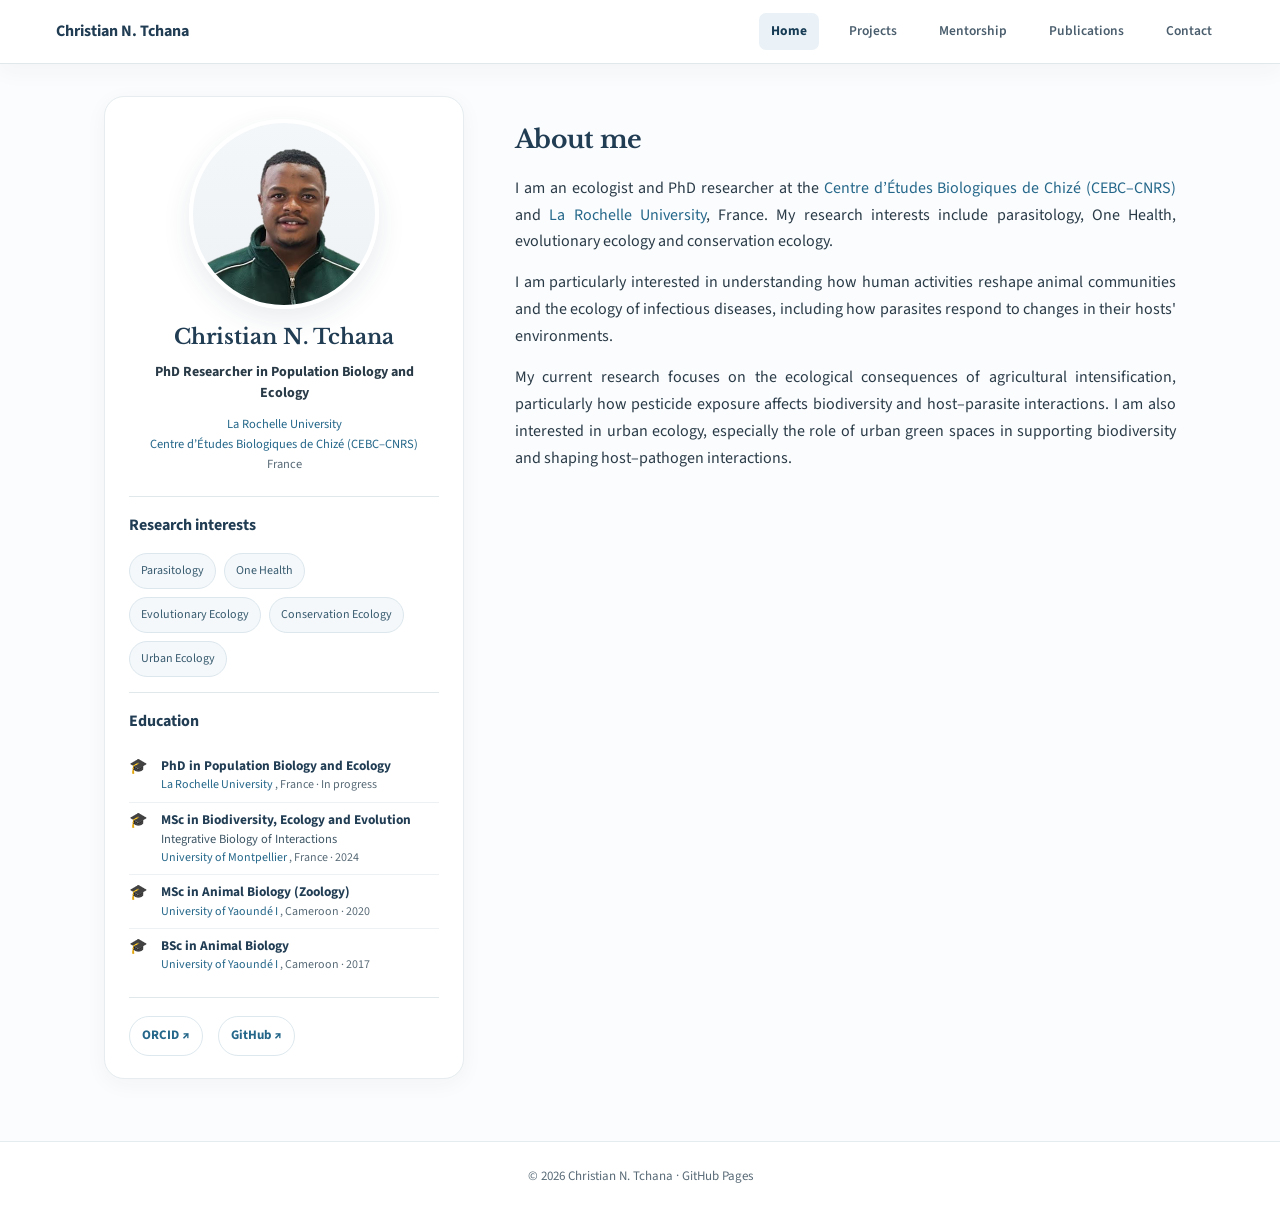
<file: index.html>
<!DOCTYPE html>

<html lang="en">
<head>
<meta charset="utf-8"/>
<meta content="width=device-width,initial-scale=1" name="viewport"/>
<meta content="Christian N. Tchana — ecologist and PhD researcher at La Rochelle University and CEBC–CNRS. Research in avian ecology, host–parasite interactions, biodiversity conservation and ecotoxicology." name="description"/>
<title>
   Christian N. Tchana | Research
  </title>
<link href="https://fonts.googleapis.com" rel="preconnect"/>
<link crossorigin="" href="https://fonts.gstatic.com" rel="preconnect"/>
<link href="https://fonts.googleapis.com/css2?family=Source+Sans+3:wght@400;500;600;700&amp;family=Libre+Baskerville:wght@400;700&amp;display=swap" rel="stylesheet"/>
<link href="style.css" rel="stylesheet"/>
</head>
<body>
<header class="top">
<div class="top-inner">
<a class="brand" href="index.html">
     Christian N. Tchana
    </a>
<nav aria-label="Main navigation">
<a aria-current="page" class="active" href="index.html">
      Home
     </a>
<a class="" href="projects.html">
      Projects
     </a>
<a class="" href="mentorship.html">Mentorship</a>
<a class="" href="publications.html">
      Publications
     </a>
<a class="" href="contact.html">
      Contact
     </a>
</nav>
</div>
</header>
<div class="layout layout-home">
<aside aria-label="Researcher profile" class="sidebar">
<div class="portrait">
<img alt="Portrait photograph of Christian N. Tchana" src="profile.png"/>
</div>
<h1>
     Christian N. Tchana
    </h1>
<p class="role">
     PhD Researcher in Population Biology and Ecology
    </p>
<p class="affiliation">
<span>
<a href="https://www.univ-larochelle.fr/" rel="noopener noreferrer" target="_blank">
       La Rochelle University
      </a>
</span>
<span>
<a href="https://www.cebc.cnrs.fr/" rel="noopener noreferrer" target="_blank">
       Centre d’Études Biologiques de Chizé (CEBC–CNRS)
      </a>
</span>
<span>
      France
     </span>
</p>
<div class="aside-section">
<h2>
      Research interests
     </h2>
<div class="keywords"><span>Parasitology</span><span>One Health</span><span>Evolutionary Ecology</span><span>Conservation Ecology</span><span>Urban Ecology</span></div>
</div>
<div class="aside-section">
<h2>
      Education
     </h2>
<ol class="education">
<li>
<span aria-hidden="true" class="edu-icon">
        🎓
       </span>
<div class="edu-text">
<strong>
         PhD in Population Biology and Ecology
        </strong>
<div class="edu-place">
<a href="https://www.univ-larochelle.fr/" rel="noopener noreferrer" target="_blank">
          La Rochelle University
         </a>
         , France ·
         <span>
          In progress
         </span>
</div>
</div>
</li>
<li>
<span aria-hidden="true" class="edu-icon">
        🎓
       </span>
<div class="edu-text">
<strong>
         MSc in Biodiversity, Ecology and Evolution
        </strong>
<span class="edu-specialty">
         Integrative Biology of Interactions
        </span>
<div class="edu-place">
<a href="https://www.umontpellier.fr/en/" rel="noopener noreferrer" target="_blank">
          University of Montpellier
         </a>
         , France ·
         <span>
          2024
         </span>
</div>
</div>
</li>
<li>
<span aria-hidden="true" class="edu-icon">
        🎓
       </span>
<div class="edu-text">
<strong>
         MSc in Animal Biology (Zoology)
        </strong>
<div class="edu-place">
<a href="https://uy1.uninet.cm/" rel="noopener noreferrer" target="_blank">
          University of Yaoundé I
         </a>
         , Cameroon ·
         <span>
          2020
         </span>
</div>
</div>
</li>
<li>
<span aria-hidden="true" class="edu-icon">
        🎓
       </span>
<div class="edu-text">
<strong>
         BSc in Animal Biology
        </strong>
<div class="edu-place">
<a href="https://uy1.uninet.cm/" rel="noopener noreferrer" target="_blank">
          University of Yaoundé I
         </a>
         , Cameroon ·
         <span>
          2017
         </span>
</div>
</div>
</li>
</ol>
</div>
<div class="profile-links">
<a href="https://orcid.org/0009-0006-7084-1261" rel="noopener noreferrer" target="_blank">
      ORCID ↗
     </a>
<a href="https://github.com/Christian-N-Tchana" rel="noopener noreferrer" target="_blank">
      GitHub ↗
     </a>
</div>
</aside>
<main class="page-content">
<section class="homepage-intro" id="about"><h2>About me</h2>
<p>I am an ecologist and PhD researcher at the <a href="https://www.cebc.cnrs.fr/" rel="noopener noreferrer" target="_blank">Centre d’Études Biologiques de Chizé (CEBC–CNRS)</a> and <a href="https://www.univ-larochelle.fr/" rel="noopener noreferrer" target="_blank">La Rochelle University</a>, France. My research interests include parasitology, One Health, evolutionary ecology and conservation ecology.</p>
<p>I am particularly interested in understanding how human activities reshape animal communities and the ecology of infectious diseases, including how parasites respond to changes in their hosts' environments.</p>
<p>My current research focuses on the ecological consequences of agricultural intensification, particularly how pesticide exposure affects biodiversity and host–parasite interactions. I am also interested in urban ecology, especially the role of urban green spaces in supporting biodiversity and shaping host–pathogen interactions.</p></section>
</main>
</div>
<footer>
   © 2026 Christian N. Tchana · GitHub Pages
  </footer>
</body>
</html>
</file>
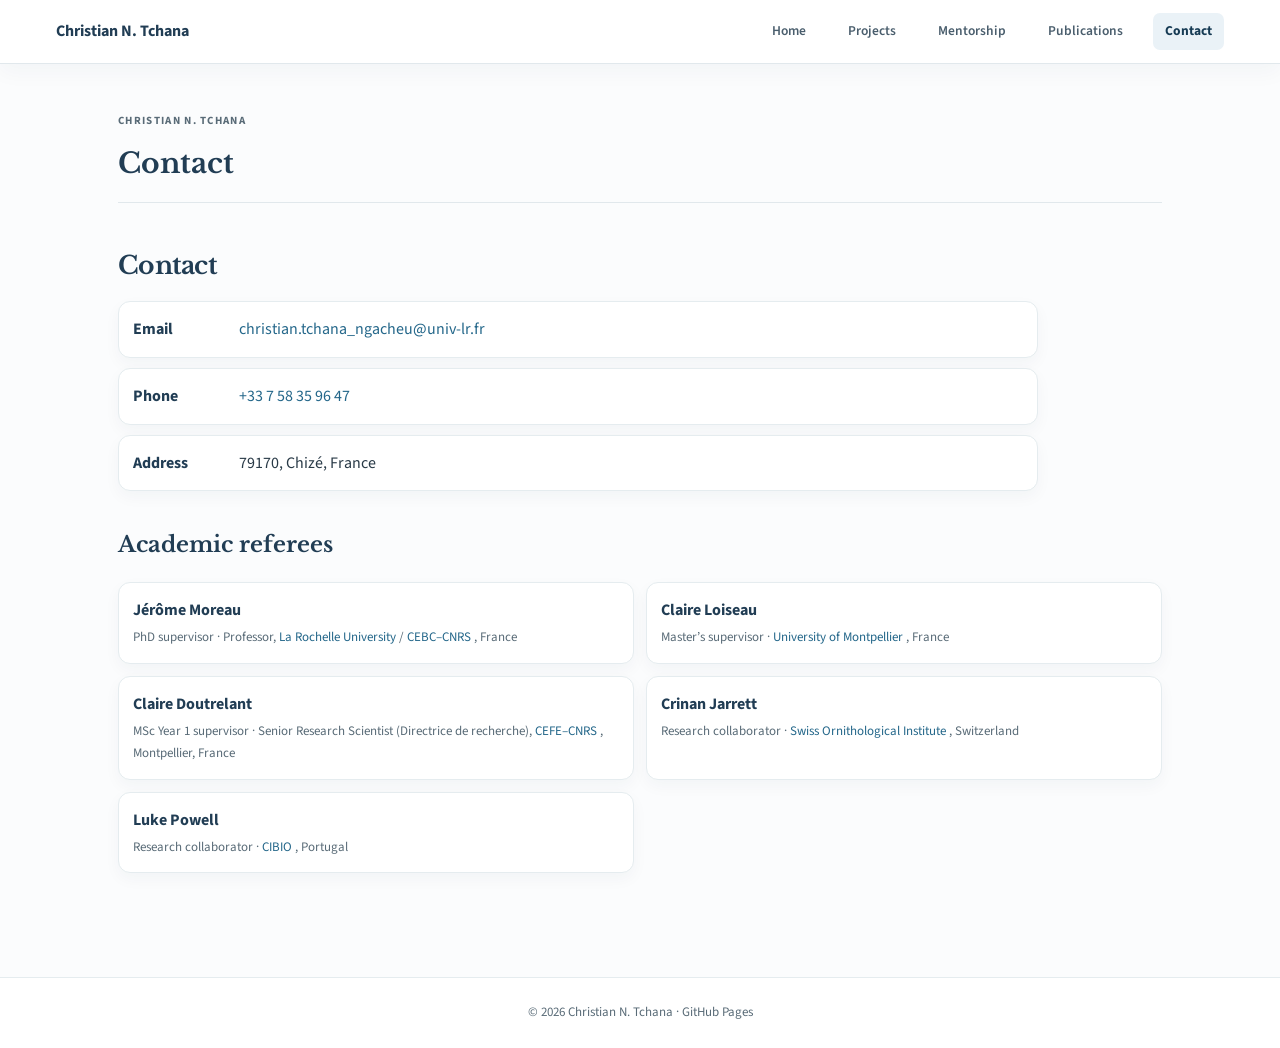
<file: contact.html>
<!DOCTYPE html>

<html lang="en">
<head>
<meta charset="utf-8"/>
<meta content="width=device-width,initial-scale=1" name="viewport"/>
<meta content="Christian N. Tchana — ecologist and PhD researcher at La Rochelle University and CEBC–CNRS. Research in avian ecology, host–parasite interactions, biodiversity conservation and ecotoxicology." name="description"/>
<title>
   Christian N. Tchana | Research
  </title>
<link href="https://fonts.googleapis.com" rel="preconnect"/>
<link crossorigin="" href="https://fonts.gstatic.com" rel="preconnect"/>
<link href="https://fonts.googleapis.com/css2?family=Source+Sans+3:wght@400;500;600;700&amp;family=Libre+Baskerville:wght@400;700&amp;display=swap" rel="stylesheet"/>
<link href="style.css" rel="stylesheet"/>
</head>
<body>
<header class="top">
<div class="top-inner">
<a class="brand" href="index.html">
     Christian N. Tchana
    </a>
<nav aria-label="Main navigation">
<a class="" href="index.html">
      Home
     </a>
<a class="" href="projects.html">
      Projects
     </a>
<a class="" href="mentorship.html">Mentorship</a>
<a class="" href="publications.html">
      Publications
     </a>
<a aria-current="page" class="active" href="contact.html">
      Contact
     </a>
</nav>
</div>
</header>
<div class="layout layout-inner">
<main class="page-content page-content-wide">
<div class="page-heading">
<span class="section-kicker">
      CHRISTIAN N. TCHANA
     </span>
<h1>
      Contact
     </h1>
</div>
<section id="contact">
<h2>
      Contact
     </h2>
<div class="contact-list">
<div>
<strong>
        Email
       </strong>
<a href="mailto:christian.tchana_ngacheu@univ-lr.fr">
        christian.tchana_ngacheu@univ-lr.fr
       </a>
</div>
<div>
<strong>
        Phone
       </strong>
<a href="tel:+33758359647">
        +33 7 58 35 96 47
       </a>
</div>
<div>
<strong>
        Address
       </strong>
<span>
        79170, Chizé, France
       </span>
</div>
</div>
<h3 class="ref-heading">
      Academic referees
     </h3>
<div class="ref-grid">
<div>
<strong>
        Jérôme Moreau
       </strong>
<span>
        PhD supervisor · Professor,
        <a href="https://www.univ-larochelle.fr/" rel="noopener noreferrer" target="_blank">
         La Rochelle University
        </a>
        /
        <a href="https://www.cebc.cnrs.fr/" rel="noopener noreferrer" target="_blank">
         CEBC–CNRS
        </a>
        , France
       </span>
</div>
<div>
<strong>
        Claire Loiseau
       </strong>
<span>
        Master’s supervisor ·
        <a href="https://www.umontpellier.fr/en/" rel="noopener noreferrer" target="_blank">
         University of Montpellier
        </a>
        , France
       </span>
</div>
<div>
<strong>
        Claire Doutrelant
       </strong>
<span>
        MSc Year 1 supervisor · Senior Research Scientist (Directrice de recherche),
        <a href="https://www.cefe.cnrs.fr/" rel="noopener noreferrer" target="_blank">
         CEFE–CNRS
        </a>
        , Montpellier, France
       </span>
</div>
<div>
<strong>
        Crinan Jarrett
       </strong>
<span>
        Research collaborator ·
        <a href="https://www.vogelwarte.ch/en/" rel="noopener noreferrer" target="_blank">
         Swiss Ornithological Institute
        </a>
        , Switzerland
       </span>
</div>
<div>
<strong>
        Luke Powell
       </strong>
<span>
        Research collaborator ·
        <a href="https://www.cibio.up.pt/" rel="noopener noreferrer" target="_blank">
         CIBIO
        </a>
        , Portugal
       </span>
</div>
</div>
</section>
</main>
</div>
<footer>
   © 2026 Christian N. Tchana · GitHub Pages
  </footer>
</body>
</html>
</file>
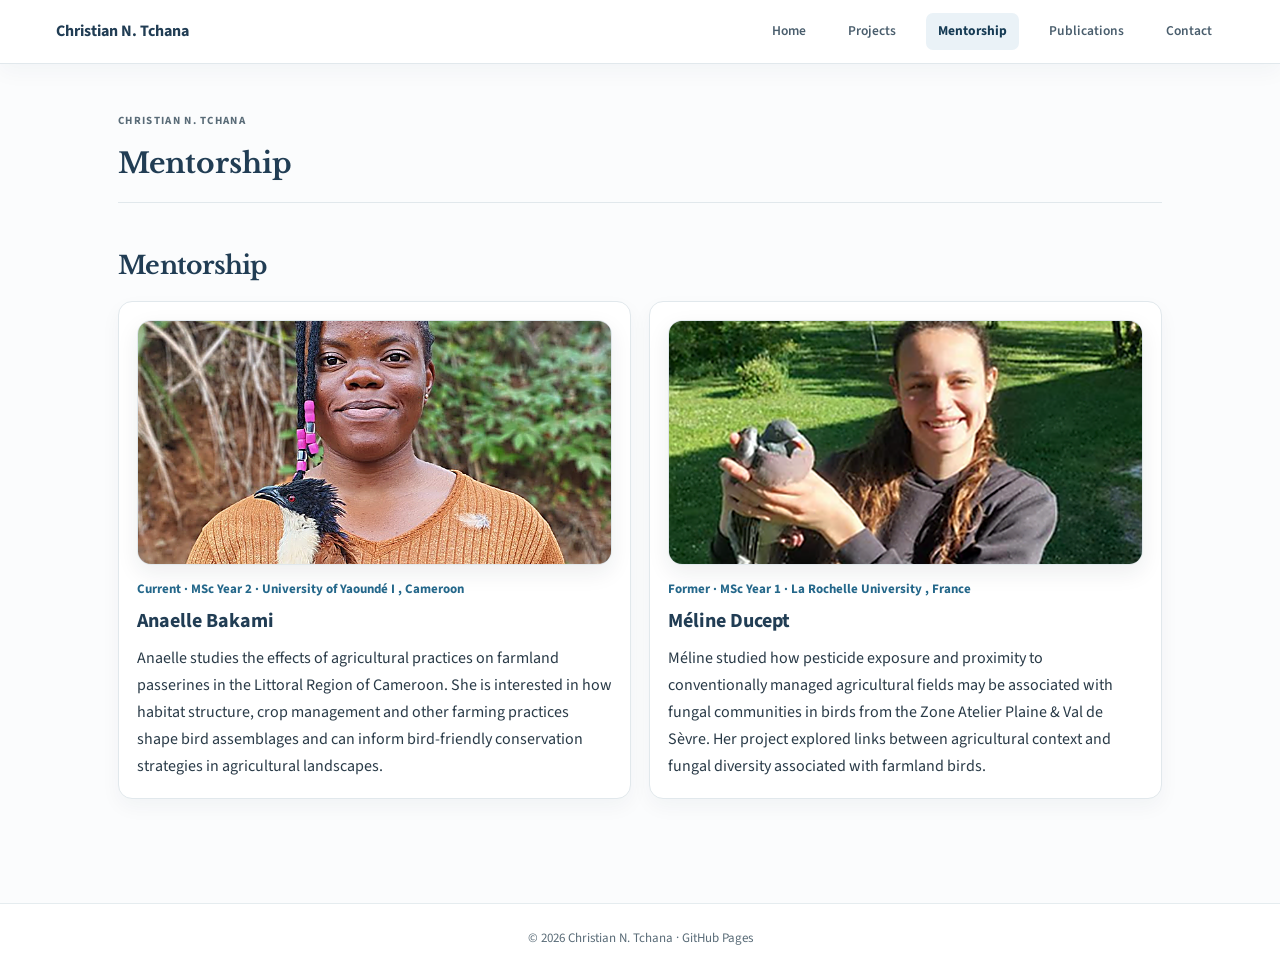
<file: mentorship.html>
<!DOCTYPE html>

<html lang="en">
<head>
<meta charset="utf-8"/>
<meta content="width=device-width,initial-scale=1" name="viewport"/>
<meta content="Christian N. Tchana — ecologist and PhD researcher at La Rochelle University and CEBC–CNRS. Research in avian ecology, host–parasite interactions, biodiversity conservation and ecotoxicology." name="description"/>
<title>Mentorship | Christian N. Tchana</title>
<link href="https://fonts.googleapis.com" rel="preconnect"/>
<link crossorigin="" href="https://fonts.gstatic.com" rel="preconnect"/>
<link href="https://fonts.googleapis.com/css2?family=Source+Sans+3:wght@400;500;600;700&amp;family=Libre+Baskerville:wght@400;700&amp;display=swap" rel="stylesheet"/>
<link href="style.css" rel="stylesheet"/>
</head>
<body>
<header class="top">
<div class="top-inner">
<a class="brand" href="index.html">
     Christian N. Tchana
    </a>
<nav aria-label="Main navigation">
<a class="" href="index.html">
      Home
     </a>
<a class="" href="projects.html">
      Projects
     </a>
<a aria-current="page" class="active" href="mentorship.html">Mentorship</a>
<a class="" href="publications.html">
      Publications
     </a>
<a class="" href="contact.html">
      Contact
     </a>
</nav>
</div>
</header>
<div class="layout layout-inner">
<main class="page-content page-content-wide">
<div class="page-heading">
<span class="section-kicker">
      CHRISTIAN N. TCHANA
     </span>
<h1>Mentorship</h1>
</div>
<section id="students">
<h2>Mentorship</h2>
<div class="student-grid">
<article class="student student-with-photo">
<img alt="Anaelle Bakami holding a bird during fieldwork" class="student-photo" src="assets/anaelle-bakami.png"/>
<div class="student-body">
<div class="tag">
         Current · MSc Year 2 ·
         <a href="https://uy1.uninet.cm/" rel="noopener noreferrer" target="_blank">
          University of Yaoundé I
         </a>
         , Cameroon
        </div>
<h3>
         Anaelle Bakami
        </h3>
<p>
         Anaelle studies the effects of agricultural practices on farmland passerines in the Littoral Region of Cameroon. She is interested in how habitat structure, crop management and other farming practices shape bird assemblages and can inform bird-friendly conservation strategies in agricultural landscapes.
        </p>
</div>
</article>
<article class="student student-with-photo">
<img alt="Méline Ducept holding a bird during fieldwork" class="student-photo" src="assets/meline-ducept.png"/>
<div class="student-body">
<div class="tag">
         Former · MSc Year 1 ·
         <a href="https://www.univ-larochelle.fr/" rel="noopener noreferrer" target="_blank">
          La Rochelle University
         </a>
         , France
        </div>
<h3>
         Méline Ducept
        </h3>
<p>
         Méline studied how pesticide exposure and proximity to conventionally managed agricultural fields may be associated with fungal communities in birds from the Zone Atelier Plaine &amp; Val de Sèvre. Her project explored links between agricultural context and fungal diversity associated with farmland birds.
        </p>
</div>
</article>
</div>
</section>
</main>
</div>
<footer>
   © 2026 Christian N. Tchana · GitHub Pages
  </footer>
</body>
</html>
</file>
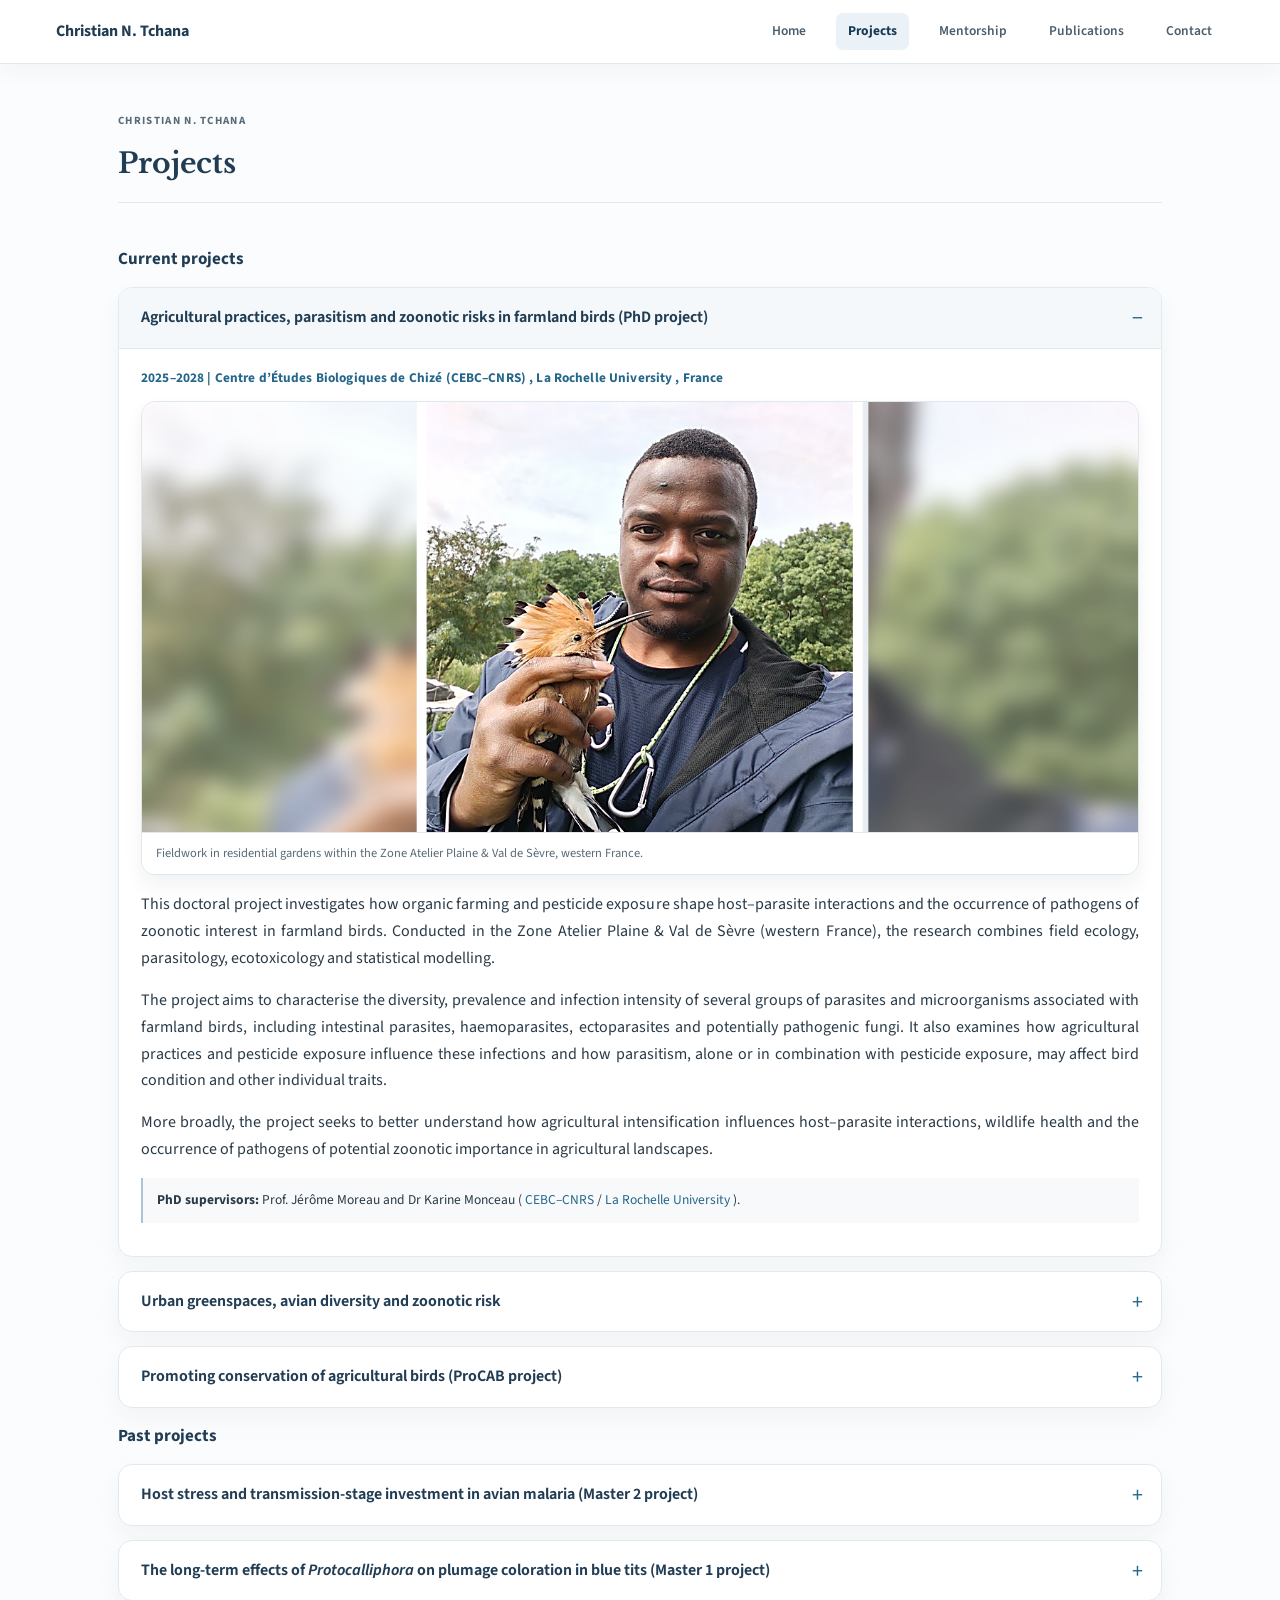
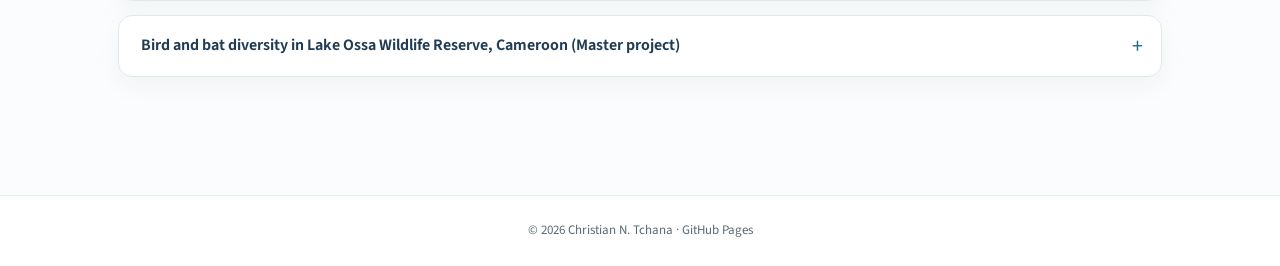
<file: projects.html>
<!DOCTYPE html>

<html lang="en">
<head>
<meta charset="utf-8"/>
<meta content="width=device-width,initial-scale=1" name="viewport"/>
<meta content="Christian N. Tchana — ecologist and PhD researcher at La Rochelle University and CEBC–CNRS. Research in avian ecology, host–parasite interactions, biodiversity conservation and ecotoxicology." name="description"/>
<title>
   Christian N. Tchana | Research
  </title>
<link href="https://fonts.googleapis.com" rel="preconnect"/>
<link crossorigin="" href="https://fonts.gstatic.com" rel="preconnect"/>
<link href="https://fonts.googleapis.com/css2?family=Source+Sans+3:wght@400;500;600;700&amp;family=Libre+Baskerville:wght@400;700&amp;display=swap" rel="stylesheet"/>
<link href="style.css" rel="stylesheet"/>
</head>
<body>
<header class="top">
<div class="top-inner">
<a class="brand" href="index.html">
     Christian N. Tchana
    </a>
<nav aria-label="Main navigation">
<a class="" href="index.html">
      Home
     </a>
<a aria-current="page" class="active" href="projects.html">
      Projects
     </a>
<a class="" href="mentorship.html">Mentorship</a>
<a class="" href="publications.html">
      Publications
     </a>
<a class="" href="contact.html">
      Contact
     </a>
</nav>
</div>
</header>
<div class="layout layout-inner">
<main class="page-content page-content-wide">
<div class="page-heading">
<span class="section-kicker">
      CHRISTIAN N. TCHANA
     </span>
<h1>
      Projects
     </h1>
</div>
<section id="projects">
<h3 class="group-heading">
      Current projects
     </h3>
<details class="project" open="">
<summary>
<strong class="project-name">
        Agricultural practices, parasitism and zoonotic risks in farmland birds (PhD project)
       </strong>
</summary>
<div class="project-content">
<p class="project-meta">
        2025–2028 |
        <a href="https://www.cebc.cnrs.fr/" rel="noopener noreferrer" target="_blank">
         Centre d’Études Biologiques de Chizé (CEBC–CNRS)
        </a>
        ,
        <a href="https://www.univ-larochelle.fr/" rel="noopener noreferrer" target="_blank">
         La Rochelle University
        </a>
        , France
       </p>
<figure class="project-banner project-banner-photo">
<img alt="Christian N. Tchana holding a bird in a field setting" src="assets/phd-project-photo.png"/>
<figcaption>Fieldwork in residential gardens within the Zone Atelier Plaine &amp; Val de Sèvre, western France.</figcaption>
</figure><p>This doctoral project investigates how organic farming and pesticide exposure shape host–parasite interactions and the occurrence of pathogens of zoonotic interest in farmland birds. Conducted in the Zone Atelier Plaine &amp; Val de Sèvre (western France), the research combines field ecology, parasitology, ecotoxicology and statistical modelling.</p>
<p>The project aims to characterise the diversity, prevalence and infection intensity of several groups of parasites and microorganisms associated with farmland birds, including intestinal parasites, haemoparasites, ectoparasites and potentially pathogenic fungi. It also examines how agricultural practices and pesticide exposure influence these infections and how parasitism, alone or in combination with pesticide exposure, may affect bird condition and other individual traits.</p>
<p>More broadly, the project seeks to better understand how agricultural intensification influences host–parasite interactions, wildlife health and the occurrence of pathogens of potential zoonotic importance in agricultural landscapes.</p>
<p class="supervisors">
<strong>
         PhD supervisors:
        </strong>
        Prof. Jérôme Moreau and Dr Karine Monceau (
        <a href="https://www.cebc.cnrs.fr/" rel="noopener noreferrer" target="_blank">
         CEBC–CNRS
        </a>
        /
        <a href="https://www.univ-larochelle.fr/" rel="noopener noreferrer" target="_blank">
         La Rochelle University
        </a>
        ).
       </p>
</div>
</details>
<details class="project">
<summary>
<strong class="project-name">
        Urban greenspaces, avian diversity and zoonotic risk
       </strong>
</summary>
<div class="project-content">
<p class="project-meta">
<a href="https://uy1.uninet.cm/" rel="noopener noreferrer" target="_blank">
         University of Yaoundé I
        </a>
        , Yaoundé, Cameroon; research across urban green spaces
       </p><p>This project aims to document avian biodiversity across urban green spaces in Yaoundé, Cameroon, and to contribute to the development of more bird-friendly urban environments. It investigates variation in bird diversity and community composition across urban habitats, with the broader goal of informing urban biodiversity conservation.</p>
<p>The project also examines avian parasites, including haemoparasites, intestinal parasites and ectoparasites, and explores the potential role of urban birds in the circulation of pathogens of zoonotic interest.</p>
<p>Overall, the research seeks to better understand the biodiversity value of urban green spaces and the ecological factors associated with parasite infections and potential zoonotic risks.</p>
<p class="supervisors"><strong>Project collaborators:</strong> TREND Foundation; Laboratory of Zoology, <a href="https://uy1.uninet.cm/" rel="noopener noreferrer" target="_blank">University of Yaoundé I</a>; Cameroon Wildlife Conservation Initiative (CWCI); Daniella Manewoung; Crinan Jarrett.</p>
<div class="poster-pdf-compact"><div><strong>Bird survey on the University of Yaoundé I campus, Cameroon</strong><p>Preliminary avian biodiversity inventory · August 2026 · 43 species recorded</p></div><a class="poster-download" download="Atlas_oiseaux_campus_Yaounde_I_2026.pdf" href="assets/atlas-oiseaux-campus-yaounde.pdf">Download poster (PDF) ↓</a></div>
</div>
</details>
<details class="project">
<summary>
<strong class="project-name">
        Promoting conservation of agricultural birds (ProCAB project)
       </strong>
</summary>
<div class="project-content">
<p class="project-meta">
        Littoral Region, Cameroon · community-based farmland conservation research
       </p><p>The ProCAB project aims to investigate how agricultural practices influence bird distribution, the ecosystem services provided by farmland birds and their parasite infections in the Moungo Basin, Littoral Region of Cameroon.</p>
<p>This region supports high biodiversity but has experienced substantial agricultural expansion and intensification over recent decades. These changes have been associated with habitat simplification, the modification of vegetation structure and increasing use of chemical agricultural inputs, potentially affecting farmland bird communities and their ecological functions.</p>
<p>The project seeks to assess bird diversity across different agricultural systems, investigate how farming practices influence bird assemblages and associated parasite infections, and explore the ecosystem services that birds provide within agricultural landscapes. It also aims to document farmers' knowledge, perceptions and attitudes towards farmland birds, including their perceived benefits and potential conflicts with agricultural activities.</p>
<p>Beyond its ecological objectives, ProCAB aims to promote sustainable, biodiversity-friendly farming practices through community engagement, environmental awareness and locally relevant conservation recommendations.</p>
<p>The project also incorporates a One Health perspective by investigating the potential role of farmland birds in the circulation of pathogens of zoonotic interest, thereby connecting agricultural practices, biodiversity conservation and wildlife health.</p>
<p class="supervisors"><strong>Project collaborators:</strong> TREND Foundation; Laboratory of Zoology, <a href="https://uy1.uninet.cm/" rel="noopener noreferrer" target="_blank">University of Yaoundé I</a>; Cameroon Wildlife Conservation Initiative (CWCI); Daniella Manewoung; Crinan Jarrett.</p>
</div>
</details>
<h3 class="group-heading">
      Past projects
     </h3>
<details class="project">
<summary>
<strong class="project-name">
        Host stress and transmission-stage investment in avian malaria (Master 2 project)
       </strong>
</summary>
<div class="project-content">
<p class="project-meta">January–July 2024 | <a href="https://mivegec.fr/en" rel="noopener noreferrer" target="_blank">UMR MiVEGEC</a>, <a href="https://www.umontpellier.fr/en/" rel="noopener noreferrer" target="_blank">University of Montpellier</a>, France</p><p>During my second-year Master's research project, I investigated how host physiological stress influences the within-host dynamics and transmission strategies of the avian malaria parasite <i>Plasmodium relictum</i>. Using experimentally infected domestic canaries (<i>Serinus canaria</i>) as a model system, the study examined parasite responses to elevated corticosterone levels.</p>
<p>The main objective was to determine how host stress affects parasitaemia, gametocytaemia, conversion to transmission stages and gametocyte sex allocation. By examining these different components of parasite development, the project aimed to better understand how changes in the host environment influence parasite investment in transmission and reproductive strategies.</p>
<p>This research contributed to a broader understanding of parasite phenotypic plasticity and the ecological mechanisms underlying host–parasite interactions.</p>
<p class="supervisors">
<strong>
         Supervisors:
        </strong>
        Ana Rivero, Claire Loiseau, Arnaud Berthomieu and Valentin Chauvin (
        <a href="https://mivegec.fr/en" rel="noopener noreferrer" target="_blank">
         UMR MiVEGEC
        </a>
        ).
        <strong>
         Collaboration:
        </strong>
        Frédéric Angelier (
        <a href="https://www.cebc.cnrs.fr/" rel="noopener noreferrer" target="_blank">
         CEBC–CNRS
        </a>
        ).
       </p>
</div>
</details>
<details class="project">
<summary>
<strong class="project-name">The long-term effects of <i>Protocalliphora</i> on plumage coloration in blue tits (Master 1 project)</strong>
</summary>
<div class="project-content">
<p class="project-meta">March–September 2023 | <a href="https://www.cefe.cnrs.fr/" rel="noopener noreferrer" target="_blank">Centre d’Écologie Fonctionnelle et Évolutive (CEFE–CNRS)</a>, <a href="https://www.umontpellier.fr/en/" rel="noopener noreferrer" target="_blank">University of Montpellier</a>, France</p><p>This project investigated the short- and long-term effects of the blood-feeding ectoparasite <i>Protocalliphora</i> on the condition and plumage coloration of blue tits (<i>Cyanistes caeruleus</i>).</p>
<p>Using approximately 20 years of long-term monitoring data from nest-box populations in Corsican forests, the study examined how infestation by <i>Protocalliphora</i> larvae, which feed on blue tit nestlings, influences host condition and the expression of different types of plumage coloration.</p>
<p>The project specifically aimed to assess the immediate effects of infestation on nestling condition and the long-term carry-over effects of early-life parasitism on structural blue and carotenoid-based yellow coloration expressed by birds in their first year of life.</p>
<p>It also investigated potential indirect long-term effects on the plumage coloration of parents that had raised parasitised nestlings, to determine whether the costs of parasitism could extend beyond the directly infected individuals.</p>
<p>Overall, the project sought to better understand the role of parasitism in shaping the expression of different plumage colour traits in blue tits.</p>
<p class="supervisors">
<strong>
         Supervisors:
        </strong>
        Claire Doutrelant, Claire Loiseau, Amélie Fargevieille and Lisa Sandmeyer (
        <a href="https://www.cefe.cnrs.fr/" rel="noopener noreferrer" target="_blank">
         UMR CEFE
        </a>
        , Montpellier).
       </p><p class="project-article-link"><a href="https://doi.org/10.1093/beheco/araf044" rel="noopener noreferrer" target="_blank">Read the related publication in <i>Behavioral Ecology</i> (2025) ↗</a></p>
</div>
</details>
<details class="project">
<summary>
<strong class="project-name">
        Bird and bat diversity in Lake Ossa Wildlife Reserve, Cameroon (Master project)
       </strong>
</summary>
<div class="project-content">
<p class="project-meta">
        August 2019–January 2020 |
        <a href="https://uy1.uninet.cm/" rel="noopener noreferrer" target="_blank">
         University of Yaoundé I
        </a>
        , Cameroon
       </p>
<p>
        My Zoology Master’s research focused on bird and bat diversity in the Lake Ossa Wildlife Reserve, a wetland and forest-associated landscape in the Littoral Region of Cameroon. Birds and bats provide complementary perspectives on vertebrate biodiversity because they occupy partly overlapping habitats while differing in activity periods, mobility, foraging strategies and ecological roles.
       </p>
<p>
        The project aimed to inventory both taxonomic groups, describe their assemblages and examine their ecological use of habitats, including possible dimensions of niche overlap. Field surveys included mist-netting and complementary observations, enabling the documentation of species occurrence, community structure and variation among sampled sites. By examining birds and bats within the same protected landscape, the study sought to contribute baseline knowledge relevant to local biodiversity assessment and conservation planning.
       </p>
<p>
        The research also provided practical experience in tropical field ornithology, bat surveys and community-level biodiversity analysis. Such baseline surveys are particularly valuable in Central African ecosystems where biodiversity information remains incomplete and pressures on natural habitats are changing.
       </p>
<p class="supervisors">
<strong>
         Supervisors:
        </strong>
        Prof. Sévilor Kekeunou and Prof. Eric Moïse Bakwo Fils.
        <strong>
         Equipment support:
        </strong>
        IDEA WILD.
       </p>
</div>
</details>
</section>
</main>
</div>
<footer>
   © 2026 Christian N. Tchana · GitHub Pages
  </footer>
</body>
</html>
</file>
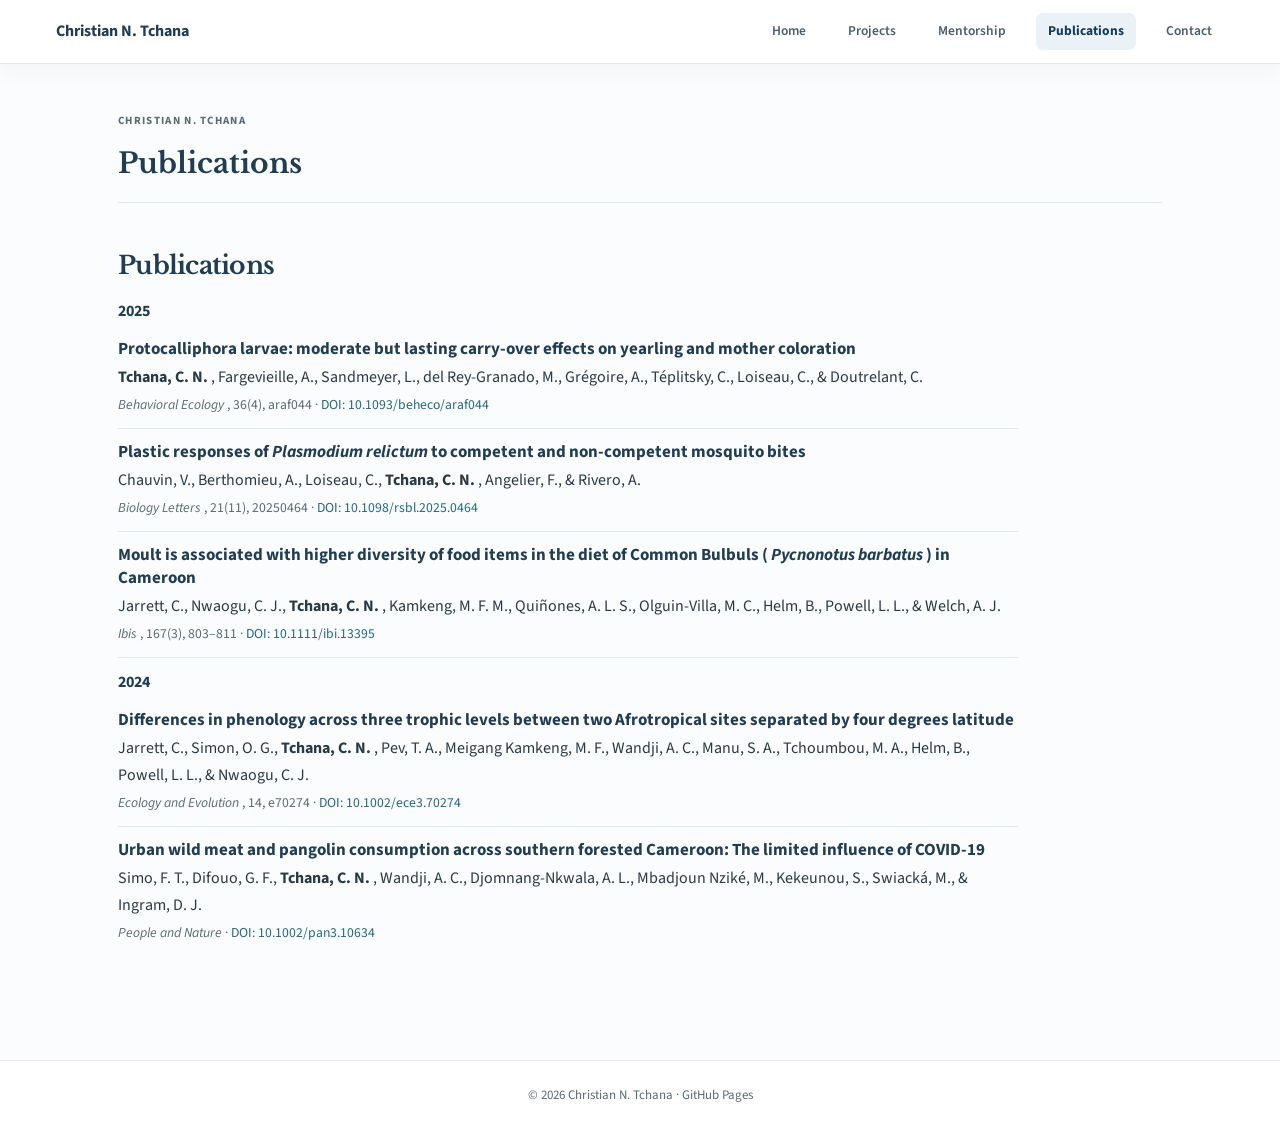
<file: publications.html>
<!DOCTYPE html>

<html lang="en">
<head>
<meta charset="utf-8"/>
<meta content="width=device-width,initial-scale=1" name="viewport"/>
<meta content="Christian N. Tchana — ecologist and PhD researcher at La Rochelle University and CEBC–CNRS. Research in avian ecology, host–parasite interactions, biodiversity conservation and ecotoxicology." name="description"/>
<title>
   Christian N. Tchana | Research
  </title>
<link href="https://fonts.googleapis.com" rel="preconnect"/>
<link crossorigin="" href="https://fonts.gstatic.com" rel="preconnect"/>
<link href="https://fonts.googleapis.com/css2?family=Source+Sans+3:wght@400;500;600;700&amp;family=Libre+Baskerville:wght@400;700&amp;display=swap" rel="stylesheet"/>
<link href="style.css" rel="stylesheet"/>
</head>
<body>
<header class="top">
<div class="top-inner">
<a class="brand" href="index.html">
     Christian N. Tchana
    </a>
<nav aria-label="Main navigation">
<a class="" href="index.html">
      Home
     </a>
<a class="" href="projects.html">
      Projects
     </a>
<a class="" href="mentorship.html">Mentorship</a>
<a aria-current="page" class="active" href="publications.html">
      Publications
     </a>
<a class="" href="contact.html">
      Contact
     </a>
</nav>
</div>
</header>
<div class="layout layout-inner">
<main class="page-content page-content-wide">
<div class="page-heading">
<span class="section-kicker">
      CHRISTIAN N. TCHANA
     </span>
<h1>
      Publications
     </h1>
</div>
<section id="publications">
<h2>
      Publications
     </h2>
<h3 class="year-heading">
      2025
     </h3>
<div class="cite-item">
<div class="pub-title">
<a href="https://doi.org/10.1093/beheco/araf044" rel="noopener noreferrer" target="_blank">
        Protocalliphora larvae: moderate but lasting carry-over effects on yearling and mother coloration
       </a>
</div>
<div>
<strong>
        Tchana, C. N.
       </strong>
       , Fargevieille, A., Sandmeyer, L., del Rey-Granado, M., Grégoire, A., Téplitsky, C., Loiseau, C., &amp; Doutrelant, C.
      </div>
<div class="meta">
<i>
        Behavioral Ecology
       </i>
       , 36(4), araf044 ·
       <a href="https://doi.org/10.1093/beheco/araf044" rel="noopener noreferrer" target="_blank">
        DOI: 10.1093/beheco/araf044
       </a>
</div>
</div>
<div class="cite-item">
<div class="pub-title">
<a href="https://doi.org/10.1098/rsbl.2025.0464" rel="noopener noreferrer" target="_blank">
        Plastic responses of
        <i>
         Plasmodium relictum
        </i>
        to competent and non-competent mosquito bites
       </a>
</div>
<div>
       Chauvin, V., Berthomieu, A., Loiseau, C.,
       <strong>
        Tchana, C. N.
       </strong>
       , Angelier, F., &amp; Rivero, A.
      </div>
<div class="meta">
<i>
        Biology Letters
       </i>
       , 21(11), 20250464 ·
       <a href="https://doi.org/10.1098/rsbl.2025.0464" rel="noopener noreferrer" target="_blank">
        DOI: 10.1098/rsbl.2025.0464
       </a>
</div>
</div>
<div class="cite-item">
<div class="pub-title">
<a href="https://doi.org/10.1111/ibi.13395" rel="noopener noreferrer" target="_blank">
        Moult is associated with higher diversity of food items in the diet of Common Bulbuls (
        <i>
         Pycnonotus barbatus
        </i>
        ) in Cameroon
       </a>
</div>
<div>
       Jarrett, C., Nwaogu, C. J.,
       <strong>
        Tchana, C. N.
       </strong>
       , Kamkeng, M. F. M., Quiñones, A. L. S., Olguin-Villa, M. C., Helm, B., Powell, L. L., &amp; Welch, A. J.
      </div>
<div class="meta">
<i>
        Ibis
       </i>
       , 167(3), 803–811 ·
       <a href="https://doi.org/10.1111/ibi.13395" rel="noopener noreferrer" target="_blank">
        DOI: 10.1111/ibi.13395
       </a>
</div>
</div>
<h3 class="year-heading">
      2024
     </h3>
<div class="cite-item">
<div class="pub-title">
<a href="https://doi.org/10.1002/ece3.70274" rel="noopener noreferrer" target="_blank">
        Differences in phenology across three trophic levels between two Afrotropical sites separated by four degrees latitude
       </a>
</div>
<div>
       Jarrett, C., Simon, O. G.,
       <strong>
        Tchana, C. N.
       </strong>
       , Pev, T. A., Meigang Kamkeng, M. F., Wandji, A. C., Manu, S. A., Tchoumbou, M. A., Helm, B., Powell, L. L., &amp; Nwaogu, C. J.
      </div>
<div class="meta">
<i>
        Ecology and Evolution
       </i>
       , 14, e70274 ·
       <a href="https://doi.org/10.1002/ece3.70274" rel="noopener noreferrer" target="_blank">
        DOI: 10.1002/ece3.70274
       </a>
</div>
</div>
<div class="cite-item">
<div class="pub-title">
<a href="https://doi.org/10.1002/pan3.10634" rel="noopener noreferrer" target="_blank">
        Urban wild meat and pangolin consumption across southern forested Cameroon: The limited influence of COVID-19
       </a>
</div>
<div>
       Simo, F. T., Difouo, G. F.,
       <strong>
        Tchana, C. N.
       </strong>
       , Wandji, A. C., Djomnang-Nkwala, A. L., Mbadjoun Nziké, M., Kekeunou, S., Swiacká, M., &amp; Ingram, D. J.
      </div>
<div class="meta">
<i>
        People and Nature
       </i>
       ·
       <a href="https://doi.org/10.1002/pan3.10634" rel="noopener noreferrer" target="_blank">
        DOI: 10.1002/pan3.10634
       </a>
</div>
</div>
</section>
</main>
</div>
<footer>
   © 2026 Christian N. Tchana · GitHub Pages
  </footer>
</body>
</html>
</file>
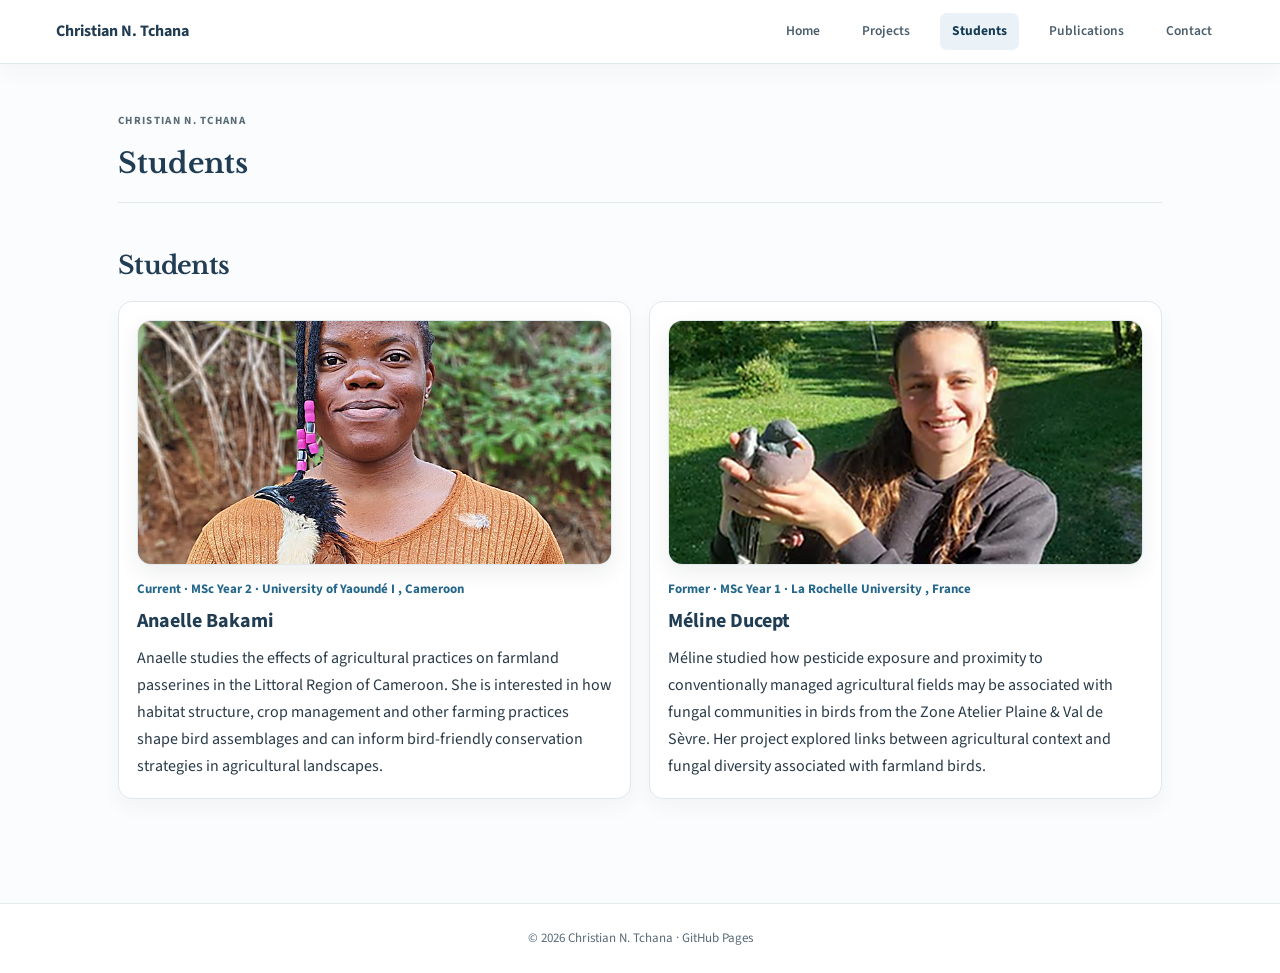
<file: students.html>
<!DOCTYPE html>

<html lang="en">
<head>
<meta charset="utf-8"/>
<meta content="width=device-width,initial-scale=1" name="viewport"/>
<meta content="Christian N. Tchana — ecologist and PhD researcher at La Rochelle University and CEBC–CNRS. Research in avian ecology, host–parasite interactions, biodiversity conservation and ecotoxicology." name="description"/>
<title>
   Christian N. Tchana | Research
  </title>
<link href="https://fonts.googleapis.com" rel="preconnect"/>
<link crossorigin="" href="https://fonts.gstatic.com" rel="preconnect"/>
<link href="https://fonts.googleapis.com/css2?family=Source+Sans+3:wght@400;500;600;700&amp;family=Libre+Baskerville:wght@400;700&amp;display=swap" rel="stylesheet"/>
<link href="style.css" rel="stylesheet"/>
</head>
<body>
<header class="top">
<div class="top-inner">
<a class="brand" href="index.html">
     Christian N. Tchana
    </a>
<nav aria-label="Main navigation">
<a class="" href="index.html">
      Home
     </a>
<a class="" href="projects.html">
      Projects
     </a>
<a aria-current="page" class="active" href="students.html">
      Students
     </a>
<a class="" href="publications.html">
      Publications
     </a>
<a class="" href="contact.html">
      Contact
     </a>
</nav>
</div>
</header>
<div class="layout layout-inner">

<main class="page-content page-content-wide">
<div class="page-heading">
<span class="section-kicker">
      CHRISTIAN N. TCHANA
     </span>
<h1>
      Students
     </h1>
</div>
<section id="students">
<h2>
      Students
     </h2>
<div class="student-grid">
<article class="student student-with-photo">
<img alt="Anaelle Bakami holding a bird during fieldwork" class="student-photo" src="assets/anaelle-bakami.png"/>
<div class="student-body">
<div class="tag">
         Current · MSc Year 2 ·
         <a href="https://uy1.uninet.cm/" rel="noopener noreferrer" target="_blank">
          University of Yaoundé I
         </a>
         , Cameroon
        </div>
<h3>
         Anaelle Bakami
        </h3>
<p>
         Anaelle studies the effects of agricultural practices on farmland passerines in the Littoral Region of Cameroon. She is interested in how habitat structure, crop management and other farming practices shape bird assemblages and can inform bird-friendly conservation strategies in agricultural landscapes.
        </p>
</div>
</article>
<article class="student student-with-photo">
<img alt="Méline Ducept holding a bird during fieldwork" class="student-photo" src="assets/meline-ducept.png"/>
<div class="student-body">
<div class="tag">
         Former · MSc Year 1 ·
         <a href="https://www.univ-larochelle.fr/" rel="noopener noreferrer" target="_blank">
          La Rochelle University
         </a>
         , France
        </div>
<h3>
         Méline Ducept
        </h3>
<p>
         Méline studied how pesticide exposure and proximity to conventionally managed agricultural fields may be associated with fungal communities in birds from the Zone Atelier Plaine &amp; Val de Sèvre. Her project explored links between agricultural context and fungal diversity associated with farmland birds.
        </p>
</div>
</article>
</div>
</section>
</main>
</div>
<footer>
   © 2026 Christian N. Tchana · GitHub Pages
  </footer>
</body>
</html>
</file>
<file: style.css>
:root{
  --ink:#293a47;
  --navy:#213d54;
  --blue:#24678a;
  --line:#e1e8ec;
  --muted:#596b77;
  --paper:#fff;
  --soft:#f8fafb;
}
*{box-sizing:border-box}
html{scroll-behavior:smooth;scroll-padding-top:85px}
body{margin:0;background:var(--paper);color:var(--ink);font-family:"Source Sans 3","Segoe UI",Arial,sans-serif;font-size:16px;line-height:1.68;-webkit-font-smoothing:antialiased}
a{color:var(--blue);text-decoration:none}
a:hover{text-decoration:underline;text-underline-offset:3px}
img{max-width:100%;display:block}
.top{position:sticky;top:0;z-index:10;background:rgba(255,255,255,.94);backdrop-filter:blur(8px);border-bottom:1px solid var(--line)}
.top-inner{max-width:1220px;margin:0 auto;padding:13px 26px;display:flex;justify-content:space-between;align-items:center;gap:20px}
.brand{font-size:16px;font-weight:700;color:var(--navy)}
.top nav{display:flex;gap:18px;flex-wrap:wrap}
.top nav a{font-size:13.5px;font-weight:600;color:#4a5e6d}
.layout{max-width:1220px;margin:0 auto;padding:48px 26px 90px;display:grid;grid-template-columns:330px minmax(0,1fr);gap:58px}
.sidebar{min-width:0;align-self:start}
.portrait{width:218px;height:218px;border-radius:50%;overflow:hidden;background:#edf2f5;margin:0 auto 20px}
.portrait img{width:100%;height:100%;object-fit:cover;object-position:50% 34%}
.sidebar h1{font-family:"Libre Baskerville",Georgia,serif;font-size:20px;line-height:1.45;text-align:center;color:var(--navy);margin:0 0 8px}
.role{font-size:13.2px;line-height:1.5;text-align:center;font-weight:700;margin:0 0 10px}
.affiliation{font-size:12px;line-height:1.6;color:var(--muted);text-align:center;margin:0 0 24px}
.affiliation span{display:block;white-space:nowrap}
.aside-section{padding:22px 0;border-top:1px solid var(--line)}
.aside-section h2{font-size:16px;margin:0 0 14px;color:var(--navy)}
.keywords{display:flex;flex-wrap:wrap;gap:8px}
.keywords span{font-size:12px;padding:6px 9px;border-radius:4px;border:1px solid #dce7ed;background:var(--soft);color:#375a6e}
.education{list-style:none;margin:0;padding:0}
.education li{display:grid;grid-template-columns:22px minmax(0,1fr);gap:10px;align-items:start;padding:10px 0 12px;border-bottom:1px solid #edf1f3}
.education li:last-child{border-bottom:0;padding-bottom:0}
.edu-icon{font-size:15px;line-height:1.2;transform:translateY(1px)}
.edu-text strong{display:block;font-size:13.4px;color:var(--navy);line-height:1.35;margin-bottom:2px}
.edu-specialty{display:block;font-size:12.5px;color:#3d5564;line-height:1.35;margin-bottom:2px}
.edu-place{font-size:12px;color:var(--muted);line-height:1.38}
.profile-links{border-top:1px solid var(--line);padding-top:18px;display:flex;gap:15px;font-size:13px;font-weight:700}
main{min-width:0}
main section{padding:31px 0 41px;border-bottom:1px solid var(--line);scroll-margin-top:85px}
main section:first-child{padding-top:0}
main section:last-child{border-bottom:0}
main h2{font-family:"Libre Baskerville",Georgia,serif;font-size:clamp(21px,2vw,25px);font-weight:700;letter-spacing:-.03em;color:var(--navy);margin:0 0 20px}
main p,.project-content p,.student p{text-align:justify;text-align-last:left;text-justify:inter-word;hyphens:none;overflow-wrap:normal;word-break:normal}
main p{margin:0 0 15px;max-width:76ch}
.group-heading{font-size:17px;color:var(--navy);margin:0 0 14px}
.project{border:1px solid var(--line);border-radius:8px;overflow:hidden;box-shadow:0 1px 2px rgba(15,37,54,.025);margin:0 0 12px;background:#fff}
.project summary{list-style:none;cursor:pointer;user-select:none;padding:17px 48px 17px 20px;position:relative;display:flex;align-items:center;min-height:56px}
.project summary::-webkit-details-marker{display:none}
.project summary:hover{background:#f5f9fb}
.project summary::after{content:'+';position:absolute;right:18px;top:50%;transform:translateY(-50%);font-size:22px;color:var(--blue)}
.project[open] summary::after{content:'−'}
.project[open] summary{background:#f4f8fa;border-bottom:1px solid var(--line)}
.project-name{display:block;font-size:15.7px;font-weight:650;color:var(--navy);line-height:1.47}
.project-content{padding:18px 22px 14px}
.project-meta{font-size:13.3px;font-weight:700;letter-spacing:.01em;color:var(--blue);text-align:left !important;margin:0 0 13px !important}
.supervisors{background:#f7f9fb;padding:11px 14px;border-left:2px solid #aac4d6;font-size:13.5px;text-align:left !important;margin-top:12px !important}
.project-banner{margin:0 0 16px;border:1px solid var(--line);border-radius:8px;overflow:hidden;background:var(--soft)}
.project-banner img{width:100%;height:auto}
.project-banner figcaption{font-size:12.5px;color:var(--muted);padding:10px 14px;border-top:1px solid var(--line)}
.poster-showcase{margin:18px 0 4px;padding:16px;border:1px solid var(--line);border-radius:8px;background:#fbfcfd}
.poster-overline{font-size:12px;font-weight:700;letter-spacing:.03em;color:var(--blue);margin-bottom:8px}
.poster-title-row strong{display:block;font-size:17px;color:var(--navy)}
.poster-title-row span{display:block;margin-top:2px;font-size:13px;color:var(--muted)}
.poster-image-link{position:relative;display:block;margin-top:14px;border-radius:8px;overflow:hidden;border:1px solid var(--line);background:#fff}
.poster-full{width:100%;height:auto}
.poster-zoom-hint{position:absolute;right:12px;bottom:12px;background:rgba(22,44,59,.78);color:#fff;padding:6px 10px;border-radius:999px;font-size:12px}
.poster-actions{display:flex;gap:10px;flex-wrap:wrap;margin-top:12px}
.poster-download,.poster-enlarge{display:inline-block;padding:9px 12px;border-radius:6px;border:1px solid #cfdde5;background:#fff;font-size:13px;font-weight:600;color:var(--navy)}
.poster-download:hover,.poster-enlarge:hover{background:#f3f8fb}
.poster-context{font-size:13.5px;color:#4d6070;margin-top:12px !important}
.tag{font-size:13px;font-weight:700;color:var(--blue)}
.student-grid{display:grid;grid-template-columns:1fr;gap:11px}
.student{padding:18px 20px;background:#fff;border:1px solid var(--line);border-radius:7px}
.student h3{margin:5px 0 6px;color:var(--navy);font-size:18px}
.student p{margin:0}
#publications .year-heading{font-size:16px;line-height:1.3;margin:14px 0 4px;color:var(--navy)}
#publications .cite-item{padding:10px 0 12px;border-bottom:1px solid var(--line)}
#publications .cite-item:last-child{border-bottom:0}
.pub-title{font-size:17px;line-height:1.36;margin:0 0 3px;font-weight:700}
.pub-title a{color:var(--navy)}
.meta{font-size:13.7px;line-height:1.55;margin-top:3px;color:var(--muted)}
.contact-list{display:grid;gap:13px;margin-bottom:36px}
.contact-list>div{display:grid;grid-template-columns:90px minmax(0,1fr);gap:14px}
.contact-list strong{color:var(--navy)}
.ref-heading{font-size:22px;font-family:"Libre Baskerville",Georgia,serif;color:var(--navy);margin:0 0 18px}
.ref-grid{display:grid;grid-template-columns:repeat(2,minmax(0,1fr));gap:13px}
.ref-grid>div{background:var(--soft);padding:14px;border:1px solid var(--line);border-radius:6px}
.ref-grid strong{display:block;color:var(--navy)}
.ref-grid span{display:block;color:var(--muted);font-size:13px;margin-top:3px}
footer{font-size:13px;color:var(--muted);text-align:center;background:var(--soft);padding:24px 15px}
@media(max-width:1000px){.layout{grid-template-columns:295px minmax(0,1fr);gap:34px}.affiliation span{white-space:normal}}
@media(max-width:760px){.layout{display:block;padding:26px 21px 60px}.sidebar{max-width:500px;margin:0 auto 34px}.top-inner{padding:11px 18px}.top nav{gap:12px;overflow-x:auto;flex-wrap:nowrap}.top nav a{white-space:nowrap;font-size:12.5px}.portrait{width:198px;height:198px}.ref-grid{grid-template-columns:1fr}.contact-list>div{grid-template-columns:1fr;gap:2px}main p,.project-content p,.student p{text-align:left}}

.project-banner-photo img{width:100%;max-height:430px;object-fit:cover;object-position:center}
.student-grid{display:grid;grid-template-columns:1fr;gap:14px}
.student.student-with-photo{display:grid;grid-template-columns:150px minmax(0,1fr);gap:18px;align-items:start}
.student-photo{width:150px;height:150px;object-fit:cover;object-position:center;border-radius:10px;border:1px solid var(--line);background:#eef3f6}
.student-body{min-width:0}
.student-body .tag{margin-bottom:4px;display:block}
.student-body h3{margin:4px 0 7px}
@media(max-width:760px){.student.student-with-photo{grid-template-columns:1fr}.student-photo{width:100%;max-width:220px;height:auto;aspect-ratio:1/1}}

body{background:#fbfcfd}
.top{box-shadow:0 8px 22px rgba(26,46,64,.04)}
.sidebar{background:#ffffff;border:1px solid #e6ecef;border-radius:20px;padding:28px 26px;box-shadow:0 12px 34px rgba(28,48,65,.06);position:sticky;top:96px}
.portrait{width:228px;height:228px;border-radius:50%;overflow:hidden;background:linear-gradient(180deg,#f4f7f9 0%,#eef2f5 100%);margin:0 auto 20px;border:4px solid #fff;box-shadow:0 10px 28px rgba(32,58,77,.10)}
.portrait img{width:100%;height:100%;object-fit:cover;object-position:center 22%}
.sidebar h1{font-size:24px;margin:0 0 10px}
.role{font-size:14px}
.affiliation{font-size:12.5px;margin:0 0 22px}
.aside-section{padding:20px 0}
.keywords span{border-radius:999px;padding:7px 11px;background:#f4f8fb}
.profile-links a{display:inline-flex;align-items:center;gap:6px;padding:8px 12px;border:1px solid #dde8ee;border-radius:999px;background:#fff}
main section{padding:22px 0 30px}
main h2{margin:0 0 14px}
main p{max-width:78ch}
.project{border-radius:14px;box-shadow:0 10px 24px rgba(22,42,58,.045);border:1px solid #e3eaee;margin:0 0 14px}
.project summary{padding:18px 52px 18px 22px}
.project-name{font-size:16px}
.project-content{padding:18px 22px 18px}
.project-meta{margin-bottom:12px !important}
.project-banner{border-radius:14px;overflow:hidden;box-shadow:0 10px 20px rgba(20,40,58,.06)}
.project-banner-photo img{width:100%;height:auto;display:block}
.project-banner figcaption{background:#fff;text-align:left}
.poster-showcase{border-radius:14px;padding:18px;box-shadow:inset 0 1px 0 rgba(255,255,255,.35)}
.poster-image-link{border-radius:12px}
.student-grid{gap:16px}
.student{border-radius:14px;box-shadow:0 8px 20px rgba(22,42,58,.045);padding:16px 18px}
.student.student-with-photo{grid-template-columns:180px minmax(0,1fr);gap:20px;align-items:center}
.student-photo{width:180px;height:180px;border-radius:14px;object-fit:cover;box-shadow:0 8px 22px rgba(23,40,56,.08);background:#edf2f5}
.student:nth-child(1) .student-photo{object-position:center 18%}
.student:nth-child(2) .student-photo{object-position:center 20%}
.student h3{font-size:20px}
#publications .cite-item{padding:12px 0 13px}
.contact-list>div,.ref-grid>div{background:#fff;border:1px solid #e5ecef;border-radius:12px;padding:14px;box-shadow:0 6px 16px rgba(26,46,64,.04)}
.contact-list{grid-template-columns:1fr;gap:10px}
.contact-list>div{grid-template-columns:92px minmax(0,1fr)}
.ref-grid{gap:12px}
footer{margin-top:10px;border-top:1px solid #e5ecef;background:#fff}
@media(max-width:1000px){.sidebar{position:static}.layout{grid-template-columns:320px minmax(0,1fr)}}
@media(max-width:760px){.sidebar{padding:22px 20px}.portrait{width:210px;height:210px}.project-banner-photo img{height:auto;max-height:420px;object-fit:cover}.student.student-with-photo{grid-template-columns:1fr;align-items:start}.student-photo{width:100%;max-width:240px;height:auto;aspect-ratio:1/1}.contact-list>div{grid-template-columns:1fr;padding:12px}}

/* Multi-page academic navigation */
.top nav a{padding:7px 12px;border-radius:7px;transition:background .15s ease,color .15s ease}
.top nav a.active,.top nav a[aria-current="page"]{background:#eaf2f7;color:#163b54;font-weight:700}
.top nav a:hover{background:#f1f6f9;text-decoration:none}
.page-heading{border-bottom:1px solid var(--line);padding:0 0 15px;margin:0 0 10px}
.page-heading h1{font-family:"Libre Baskerville",Georgia,serif;font-size:clamp(23px,2.2vw,29px);color:var(--navy);margin:7px 0 0}
.section-kicker{font-size:11px;font-weight:700;letter-spacing:.12em;color:var(--muted)}
.page-content section:first-child{padding-top:15px}
.page-content .homepage-intro{padding-top:5px}
.page-content{min-height:65vh}
@media(min-width:1001px){.sidebar{position:sticky;top:90px}}
@media(max-width:760px){.top nav{overflow-x:auto;flex-wrap:nowrap;padding-bottom:5px}.top nav a{white-space:nowrap}.sidebar{position:static}}

/* Multipage refinements: profile sidebar on Home only */
.layout-home {
  max-width: 1120px;
  grid-template-columns: minmax(300px, 360px) minmax(0, 1fr);
  gap: clamp(24px, 4vw, 54px);
  align-items: start;
  padding: 32px 24px 52px;
}
.layout-home .sidebar {
  position: static;
  padding: 22px 24px;
  box-shadow: 0 5px 22px rgba(28, 48, 65, .045);
}
.layout-home .portrait {width: 190px; height: 190px; margin-bottom: 13px}
.layout-home .sidebar h1 {font-size: 21px}
.layout-home .aside-section {padding: 15px 0}
.layout-home .education li {padding: 8px 0}
.layout-home .page-content {min-height: 0; padding-top: 14px}
.layout-home .homepage-intro {padding: 0}
.layout-home .homepage-intro p {max-width: 63ch; margin: 0}
.layout-inner {
  display: block;
  max-width: 1100px;
  margin: 0 auto;
  padding: 42px 28px 72px;
}
.layout-inner .page-content-wide {min-height: 0; width: 100%}
.layout-inner .page-heading {margin-bottom: 20px}
.layout-inner main section {padding-bottom: 22px}
.layout-inner .project-content p {max-width: 85ch}
.layout-inner .student-grid {grid-template-columns: repeat(2, minmax(0, 1fr)); gap: 18px}
.layout-inner .student.student-with-photo {
  display: block; height: 100%; padding: 18px;
}
.layout-inner .student-photo {
  width: 100%; max-width: none; height: 245px;
  object-fit: cover; margin-bottom: 14px;
}
.layout-inner .student-body p {text-align: left}
.layout-inner .cite-item {max-width: 900px}
.layout-inner .contact-list {max-width: 920px}
@media (max-width: 850px) {
  .layout-home {display: block; padding: 24px 18px 48px}
  .layout-home .sidebar {max-width: 560px; margin: 0 auto 24px}
  .layout-home .page-content {padding-top: 0}
  .layout-inner {padding: 24px 20px 48px}
  .layout-inner .student-grid {grid-template-columns: 1fr}
  .layout-inner .student.student-with-photo {display: grid; grid-template-columns: 150px minmax(0, 1fr)}
  .layout-inner .student-photo {height: 160px; margin-bottom: 0}
}
@media (max-width: 520px) {
  .layout-inner .student.student-with-photo {display: block}
  .layout-inner .student-photo {width: 100%; max-width: 240px; height: 200px; margin-bottom: 14px}
}

/* Proportion corrections */
.layout-home .page-content{align-self:stretch;padding-top:8px}
.layout-home .homepage-intro{max-width:none}
.layout-home .homepage-intro p{max-width:none;margin:0 0 14px;text-align:justify}
.layout-home .homepage-intro p:last-child{margin-bottom:0}
.layout-inner .project-content p{max-width:none}
.layout-inner .project-banner{width:100%;max-width:none}
.layout-inner .project-content{width:100%}
@media(max-width:850px){.layout-home .homepage-intro p{text-align:left}}

/* Final verified changes */
.poster-pdf-compact{display:flex;align-items:center;justify-content:space-between;gap:18px;border:1px solid var(--line);border-radius:10px;padding:15px 18px;margin-top:16px;background:#f8fafc}
.poster-pdf-compact strong{color:var(--navy)}
.poster-pdf-compact p{margin:3px 0 0;font-size:13px;text-align:left!important;color:var(--muted)}
.poster-pdf-compact .poster-download{white-space:nowrap}
.project-article-link{margin:12px 0 0!important;font-size:14px;text-align:left!important}
@media(max-width:700px){.poster-pdf-compact{flex-direction:column;align-items:flex-start}}
</file>
